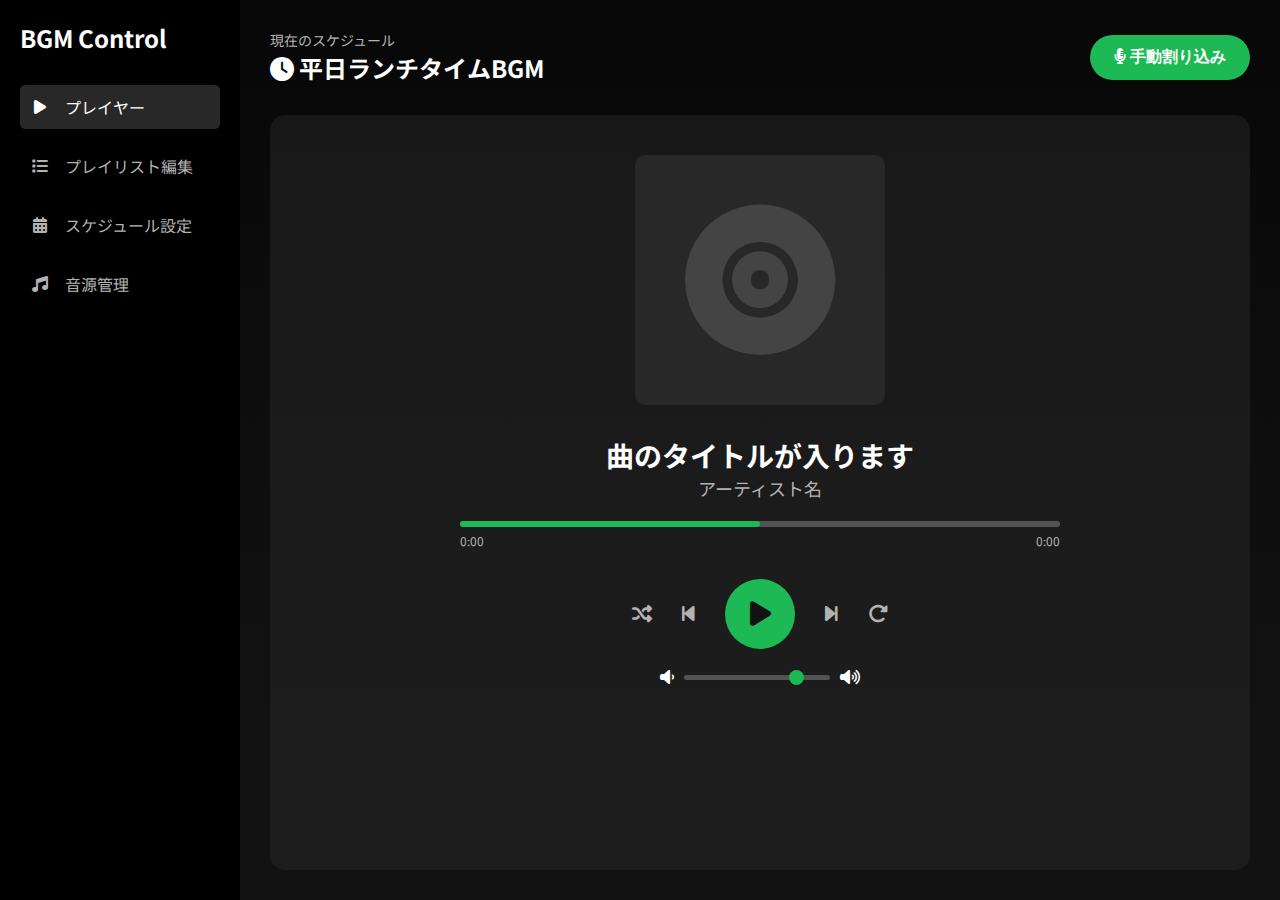
<file: index.html>
<!DOCTYPE html>
<html lang="ja">
<head>
    <meta charset="UTF-8">
    <meta name="viewport" content="width=device-width, initial-scale=1.0">
    <title>店内BGMプレイヤー</title>
    <link rel="stylesheet" href="style.css">
    <!-- アイコン表示のためのライブラリを読み込みます -->
    <link rel="stylesheet" href="https://cdnjs.cloudflare.com/ajax/libs/font-awesome/6.5.1/css/all.min.css">
</head>
<body>
    <div class="app-container">
        <!-- 左側のナビゲーションメニュー (今回は見た目のみ) -->
        <nav class="sidebar">
            <div class="sidebar-header">
                <h2>BGM Control</h2>
            </div>
            <ul>
                <li class="active"><a href="#"><i class="fas fa-play"></i> プレイヤー</a></li>
                <li><a href="#"><i class="fas fa-list"></i> プレイリスト編集</a></li>
                <li><a href="#"><i class="fas fa-calendar-alt"></i> スケジュール設定</a></li>
                <li><a href="#"><i class="fas fa-music"></i> 音源管理</a></li>
            </ul>
        </nav>

        <!-- 右側のメインコンテンツエリア -->
        <main class="main-content">
            <header class="player-header">
                <div class="schedule-info">
                    <p>現在のスケジュール</p>
                    <h3><i class="fas fa-clock"></i> 平日ランチタイムBGM</h3>
                </div>
                <div class="manual-announce">
                    <button class="announce-button"><i class="fas fa-microphone-alt"></i> 手動割り込み</button>
                </div>
            </header>
            
            <div class="player-body">
                <div class="artwork">
                    <!-- ここにジャケット画像が表示されるイメージ -->
                    <i class="fas fa-record-vinyl"></i>
                </div>
                <div class="track-info">
                    <h2 id="track-title">曲のタイトルが入ります</h2>
                    <p id="track-artist">アーティスト名</p>
                </div>

                <div class="progress-container">
                    <div class="progress-bar">
                        <div class="progress"></div>
                    </div>
                    <div class="time-display">
                        <span id="current-time">0:00</span>
                        <span id="duration">0:00</span>
                    </div>
                </div>

                <div class="controls">
                    <button class="control-btn" id="shuffle-btn"><i class="fas fa-random"></i></button>
                    <button class="control-btn" id="prev-btn"><i class="fas fa-step-backward"></i></button>
                    <button class="control-btn play-btn" id="play-pause-btn">
                        <i class="fas fa-play"></i>
                    </button>
                    <button class="control-btn" id="next-btn"><i class="fas fa-step-forward"></i></button>
                    <button class="control-btn" id="repeat-btn"><i class="fas fa-redo-alt"></i></button>
                </div>

                <div class="volume-container">
                    <i class="fas fa-volume-down"></i>
                    <input type="range" class="volume-slider" min="0" max="1" step="0.01" value="0.8">
                    <i class="fas fa-volume-up"></i>
                </div>
            </div>
        </main>
    </div>
    
    <script src="script.js"></script>
</body>
</html>
</file>
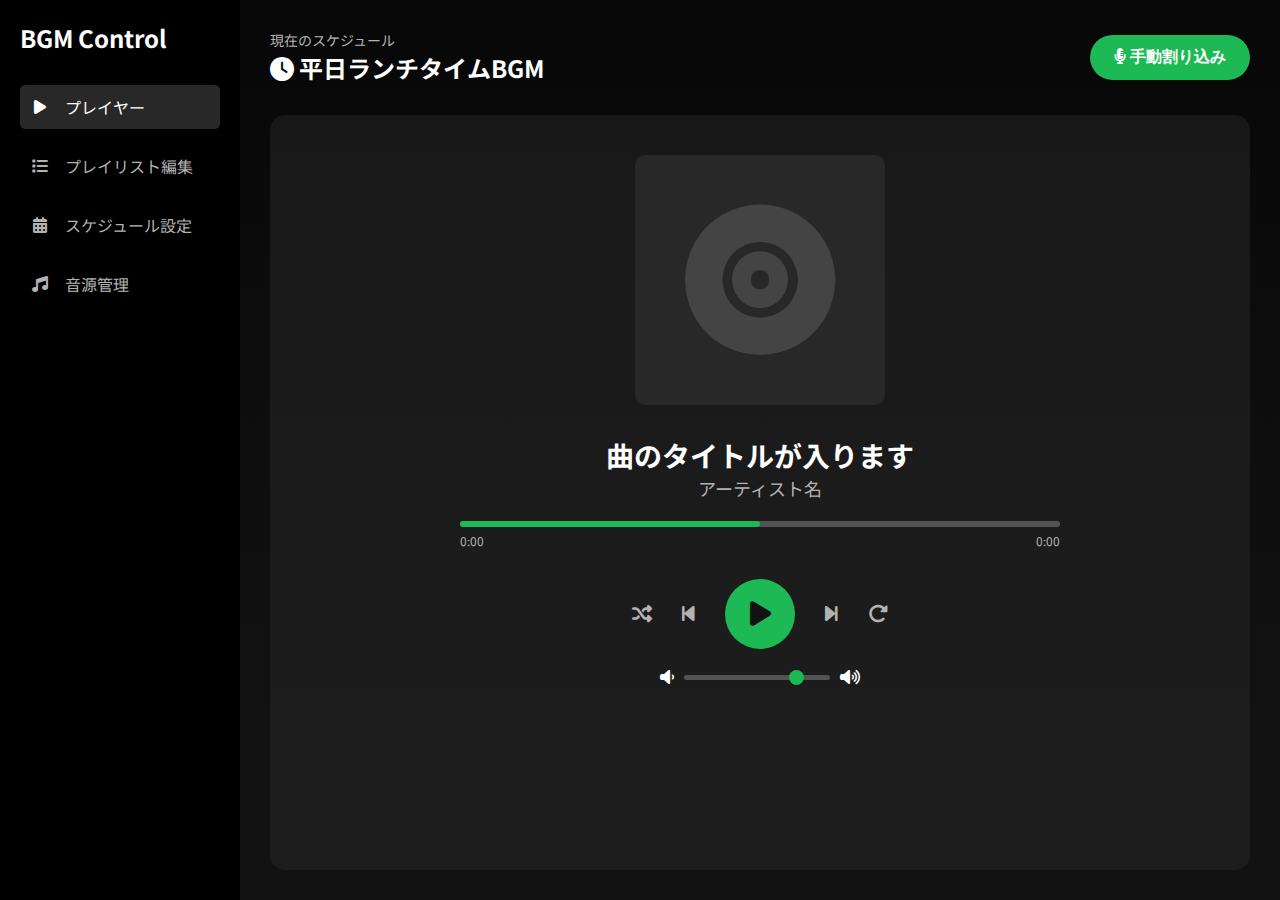
<file: ai_studio_code.html>
<!DOCTYPE html>
<html lang="ja">
<head>
    <meta charset="UTF-8">
    <meta name="viewport" content="width=device-width, initial-scale=1.0">
    <title>店内BGMプレイヤー</title>
    <link rel="stylesheet" href="style.css">
    <!-- アイコン表示のためのライブラリを読み込みます -->
    <link rel="stylesheet" href="https://cdnjs.cloudflare.com/ajax/libs/font-awesome/6.5.1/css/all.min.css">
</head>
<body>
    <div class="app-container">
        <!-- 左側のナビゲーションメニュー (今回は見た目のみ) -->
        <nav class="sidebar">
            <div class="sidebar-header">
                <h2>BGM Control</h2>
            </div>
            <ul>
                <li class="active"><a href="#"><i class="fas fa-play"></i> プレイヤー</a></li>
                <li><a href="#"><i class="fas fa-list"></i> プレイリスト編集</a></li>
                <li><a href="#"><i class="fas fa-calendar-alt"></i> スケジュール設定</a></li>
                <li><a href="#"><i class="fas fa-music"></i> 音源管理</a></li>
            </ul>
        </nav>

        <!-- 右側のメインコンテンツエリア -->
        <main class="main-content">
            <header class="player-header">
                <div class="schedule-info">
                    <p>現在のスケジュール</p>
                    <h3><i class="fas fa-clock"></i> 平日ランチタイムBGM</h3>
                </div>
                <div class="manual-announce">
                    <button class="announce-button"><i class="fas fa-microphone-alt"></i> 手動割り込み</button>
                </div>
            </header>
            
            <div class="player-body">
                <div class="artwork">
                    <!-- ここにジャケット画像が表示されるイメージ -->
                    <i class="fas fa-record-vinyl"></i>
                </div>
                <div class="track-info">
                    <h2 id="track-title">曲のタイトルが入ります</h2>
                    <p id="track-artist">アーティスト名</p>
                </div>

                <div class="progress-container">
                    <div class="progress-bar">
                        <div class="progress"></div>
                    </div>
                    <div class="time-display">
                        <span id="current-time">0:00</span>
                        <span id="duration">0:00</span>
                    </div>
                </div>

                <div class="controls">
                    <button class="control-btn" id="shuffle-btn"><i class="fas fa-random"></i></button>
                    <button class="control-btn" id="prev-btn"><i class="fas fa-step-backward"></i></button>
                    <button class="control-btn play-btn" id="play-pause-btn">
                        <i class="fas fa-play"></i>
                    </button>
                    <button class="control-btn" id="next-btn"><i class="fas fa-step-forward"></i></button>
                    <button class="control-btn" id="repeat-btn"><i class="fas fa-redo-alt"></i></button>
                </div>

                <div class="volume-container">
                    <i class="fas fa-volume-down"></i>
                    <input type="range" class="volume-slider" min="0" max="1" step="0.01" value="0.8">
                    <i class="fas fa-volume-up"></i>
                </div>
            </div>
        </main>
    </div>
</body>
</html>
</file>
<file: style.css>
@import url('https://fonts.googleapis.com/css2?family=Noto+Sans+JP:wght@400;700&display=swap');

:root {
    --bg-color: #121212;
    --primary-color: #1DB954;
    --secondary-color: #282828;
    --text-color: #FFFFFF;
    --text-secondary-color: #B3B3B3;
    --sidebar-width: 240px;
}

* {
    box-sizing: border-box;
    margin: 0;
    padding: 0;
}

body {
    font-family: 'Noto Sans JP', sans-serif;
    background-color: var(--bg-color);
    color: var(--text-color);
    overflow: hidden;
}

.app-container {
    display: flex;
    height: 100vh;
}

/* --- サイドバー --- */
.sidebar {
    width: var(--sidebar-width);
    background-color: #000;
    padding: 20px;
    display: flex;
    flex-direction: column;
}

.sidebar-header h2 {
    font-size: 24px;
    margin-bottom: 30px;
}

.sidebar ul {
    list-style: none;
}

.sidebar ul li {
    margin-bottom: 15px;
}

.sidebar ul li a {
    color: var(--text-secondary-color);
    text-decoration: none;
    font-size: 16px;
    display: flex;
    align-items: center;
    padding: 10px;
    border-radius: 5px;
    transition: background-color 0.3s, color 0.3s;
}

.sidebar ul li a i {
    margin-right: 15px;
    width: 20px;
    text-align: center;
}

.sidebar ul li.active a,
.sidebar ul li a:hover {
    background-color: var(--secondary-color);
    color: var(--text-color);
}

/* --- メインコンテンツ --- */
.main-content {
    flex-grow: 1;
    padding: 30px;
    background: linear-gradient(rgba(0,0,0,0.6), var(--bg-color) 80%);
    display: flex;
    flex-direction: column;
    max-height: 100vh;
    overflow-y: auto;
}

.player-header {
    display: flex;
    justify-content: space-between;
    align-items: center;
    margin-bottom: 30px;
}

.schedule-info p {
    color: var(--text-secondary-color);
    font-size: 14px;
}

.schedule-info h3 {
    font-size: 24px;
}

.announce-button {
    background-color: var(--primary-color);
    color: var(--text-color);
    border: none;
    padding: 12px 24px;
    border-radius: 50px;
    font-size: 16px;
    font-weight: bold;
    cursor: pointer;
    transition: transform 0.2s;
}

.announce-button:hover {
    transform: scale(1.05);
}

.player-body {
    background-color: rgba(40, 40, 40, 0.5);
    border-radius: 15px;
    padding: 40px;
    display: flex;
    flex-direction: column;
    align-items: center;
    flex-grow: 1;
}

.artwork {
    width: 250px;
    height: 250px;
    background-color: var(--secondary-color);
    border-radius: 10px;
    display: flex;
    justify-content: center;
    align-items: center;
    margin-bottom: 30px;
}
.artwork .fa-record-vinyl {
    font-size: 150px;
    color: #444;
}

.track-info {
    text-align: center;
    margin-bottom: 20px;
}
#track-title { font-size: 28px; }
#track-artist { font-size: 18px; color: var(--text-secondary-color); }


.progress-container { width: 80%; max-width: 600px; margin-bottom: 10px; }
.progress-bar {
    width: 100%;
    height: 6px;
    background-color: #535353;
    border-radius: 3px;
    cursor: pointer;
}
.progress {
    width: 50%; /* JSで動かす部分 */
    height: 100%;
    background-color: var(--primary-color);
    border-radius: 3px;
}
.time-display {
    display: flex;
    justify-content: space-between;
    font-size: 12px;
    color: var(--text-secondary-color);
    margin-top: 5px;
}


.controls {
    display: flex;
    align-items: center;
    justify-content: center;
    margin: 20px 0;
}
.control-btn {
    background: none;
    border: none;
    color: var(--text-secondary-color);
    font-size: 20px;
    cursor: pointer;
    margin: 0 15px;
    transition: color 0.2s, transform 0.2s;
}
.control-btn:hover {
    color: var(--text-color);
}
.play-btn {
    width: 70px;
    height: 70px;
    background-color: var(--primary-color);
    border-radius: 50%;
    color: var(--bg-color);
    font-size: 28px;
    display: flex;
    justify-content: center;
    align-items: center;
}
.play-btn:hover {
    transform: scale(1.1);
    color: var(--bg-color);
}


.volume-container {
    width: 30%;
    max-width: 200px;
    display: flex;
    align-items: center;
    justify-content: center;
}
.volume-slider {
    -webkit-appearance: none;
    width: 100%;
    height: 5px;
    background: #535353;
    border-radius: 5px;
    outline: none;
    margin: 0 10px;
}
.volume-slider::-webkit-slider-thumb {
    -webkit-appearance: none;
    appearance: none;
    width: 15px;
    height: 15px;
    background: var(--primary-color);
    border-radius: 50%;
    cursor: pointer;
}

/* スマホ用の簡易的な調整 */
@media (max-width: 768px) {
    .app-container { flex-direction: column; }
    .sidebar { width: 100%; height: auto; flex-direction: row; justify-content: space-around; padding: 10px; }
    .sidebar-header { display: none; }
    .sidebar ul { display: flex; }
    .sidebar ul li { margin: 0 5px; }
    .sidebar ul li a { flex-direction: column; font-size: 12px; }
    .sidebar ul li a i { margin: 0 0 5px 0; }
    
    .main-content { padding: 15px; }
    .player-body { padding: 20px; }
    .artwork { width: 150px; height: 150px; }
    .artwork .fa-record-vinyl { font-size: 80px; }
    #track-title { font-size: 20px; }
    #track-artist { font-size: 14px; }
    .progress-container { width: 95%; }
}

.control-btn.active {
    color: var(--primary-color);
}
</file>
